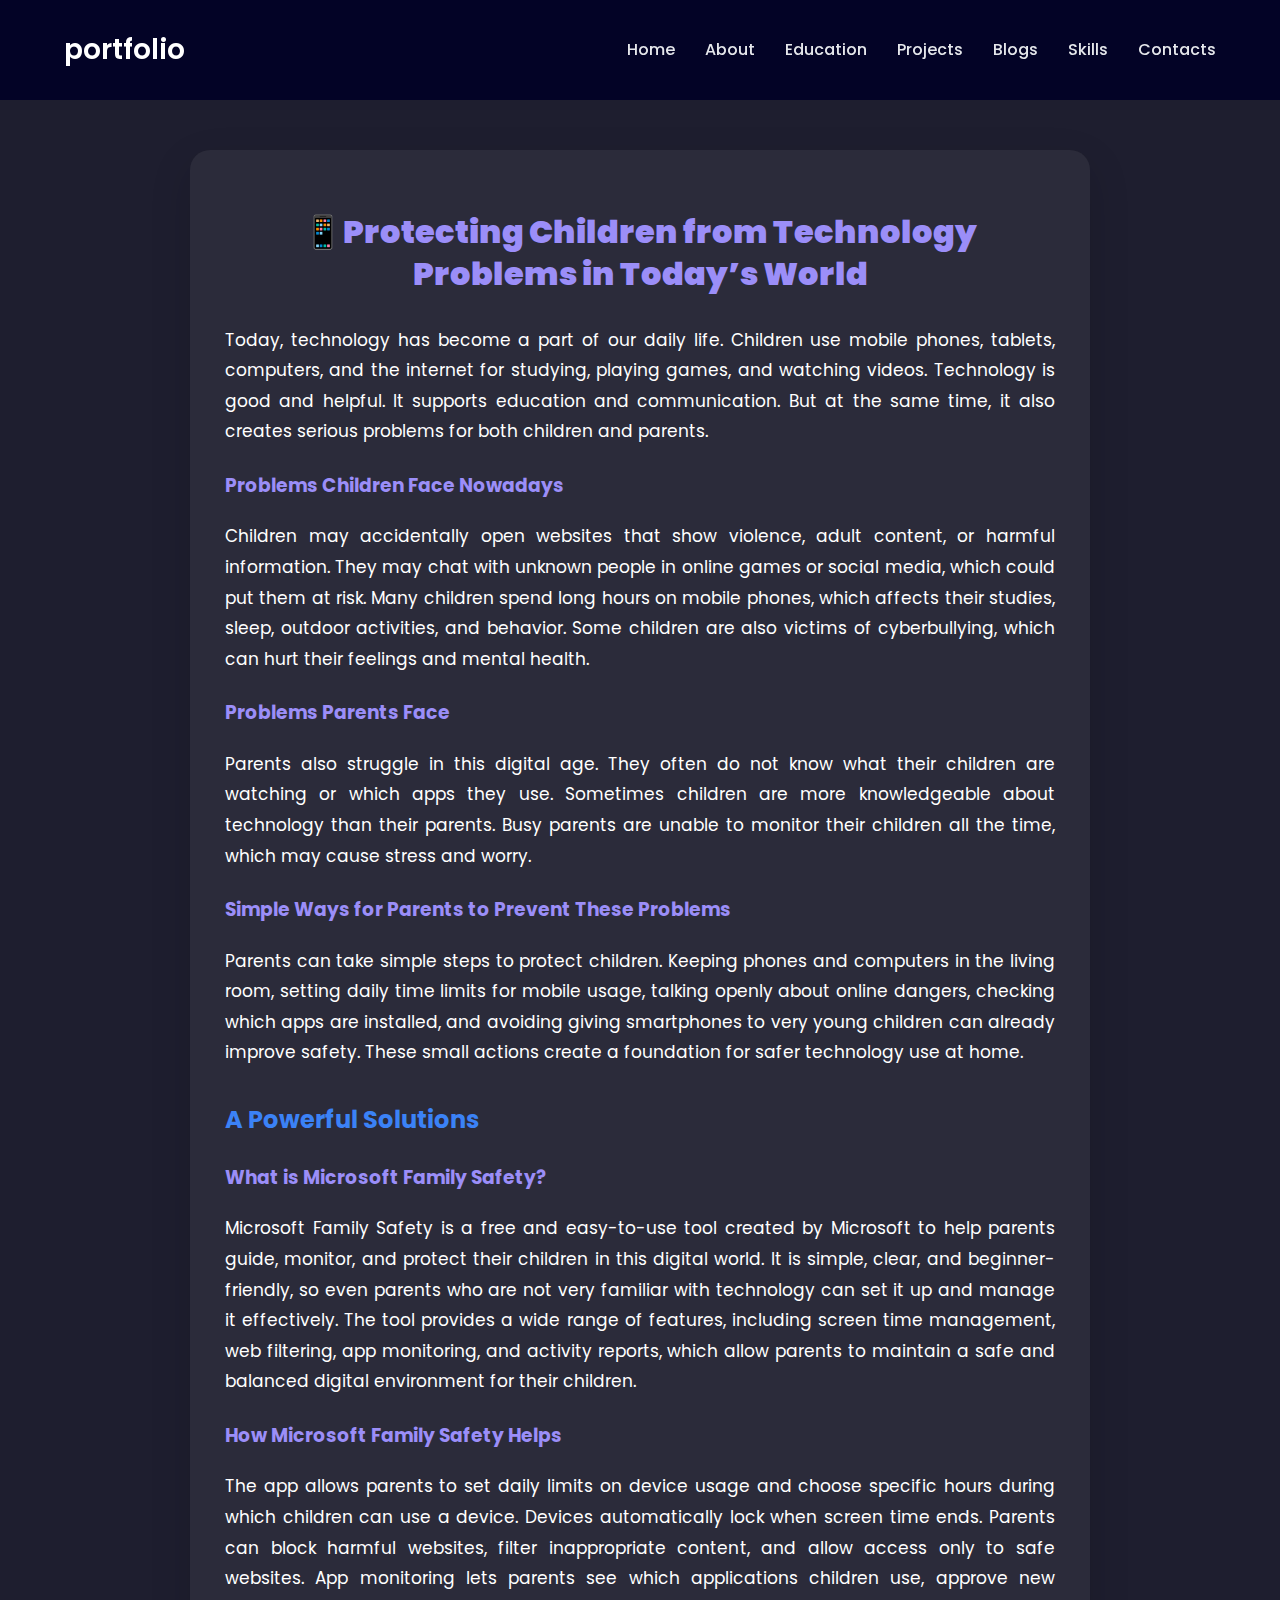
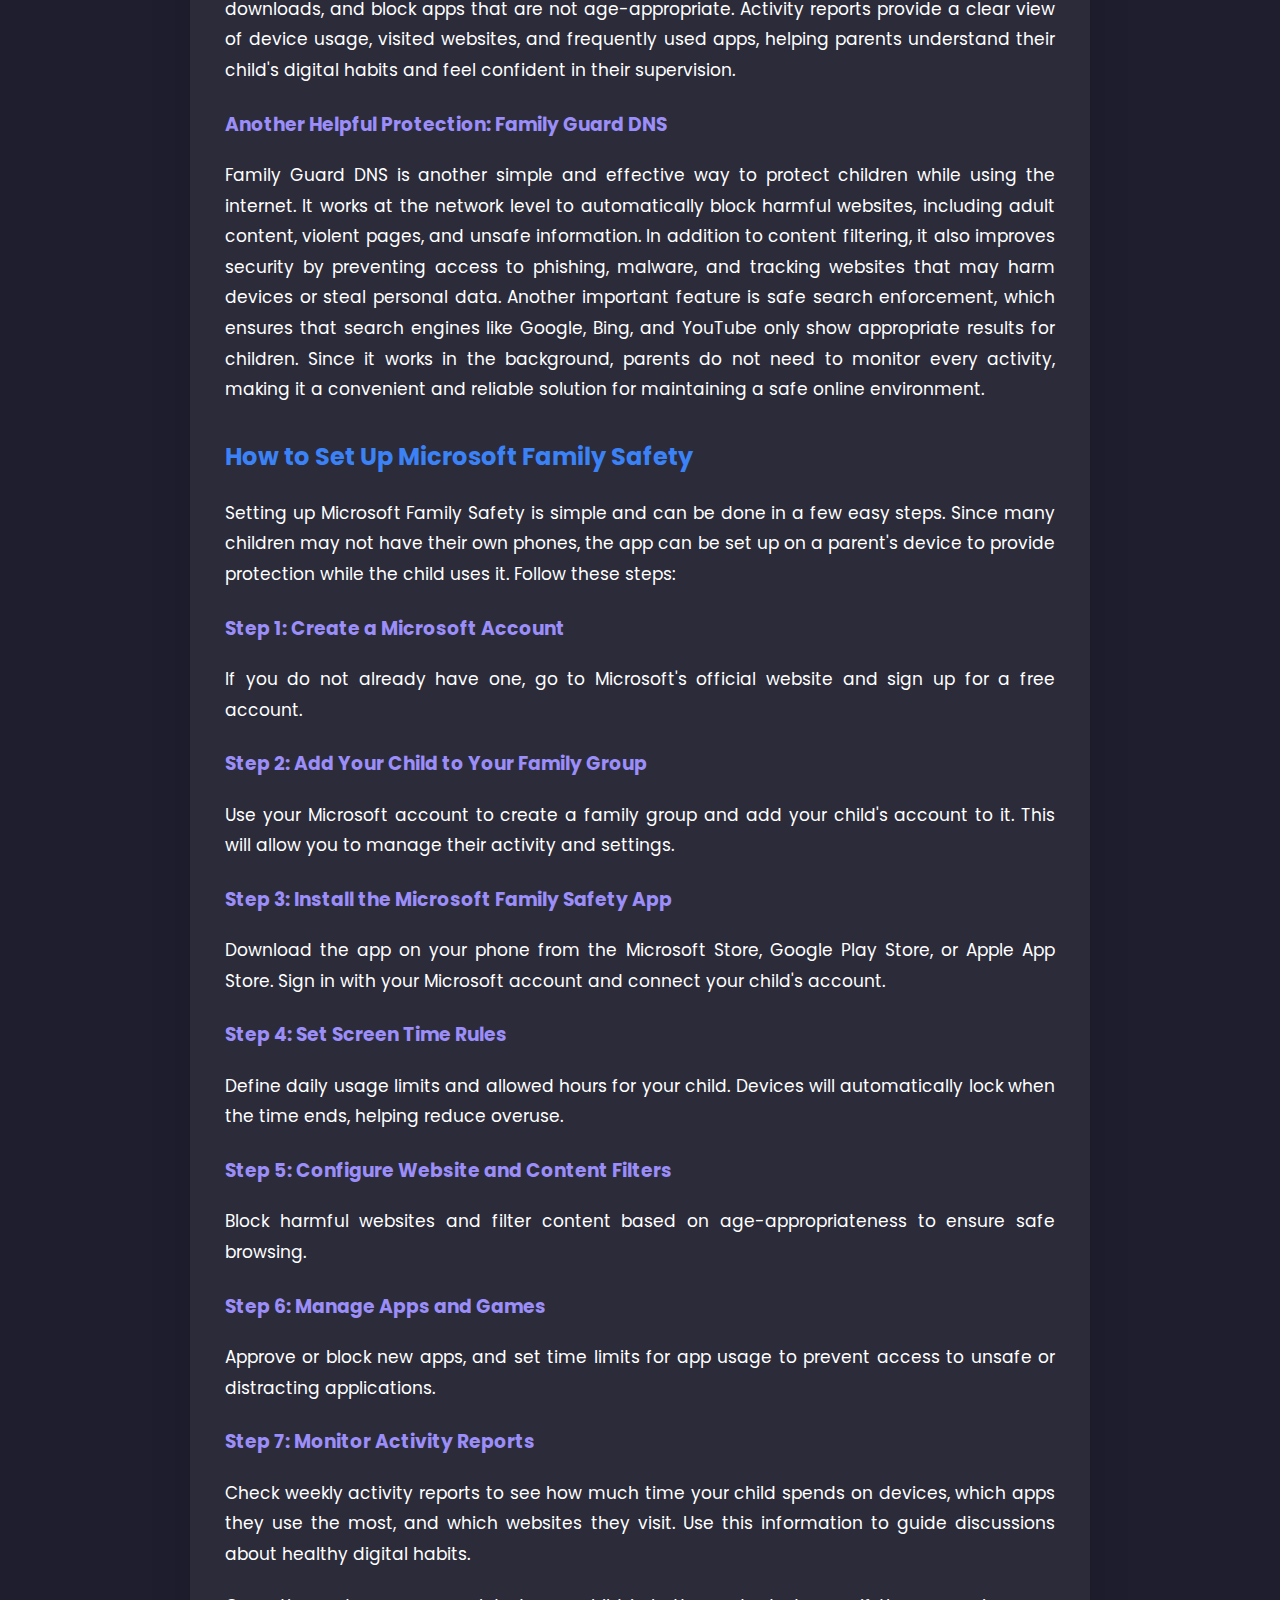
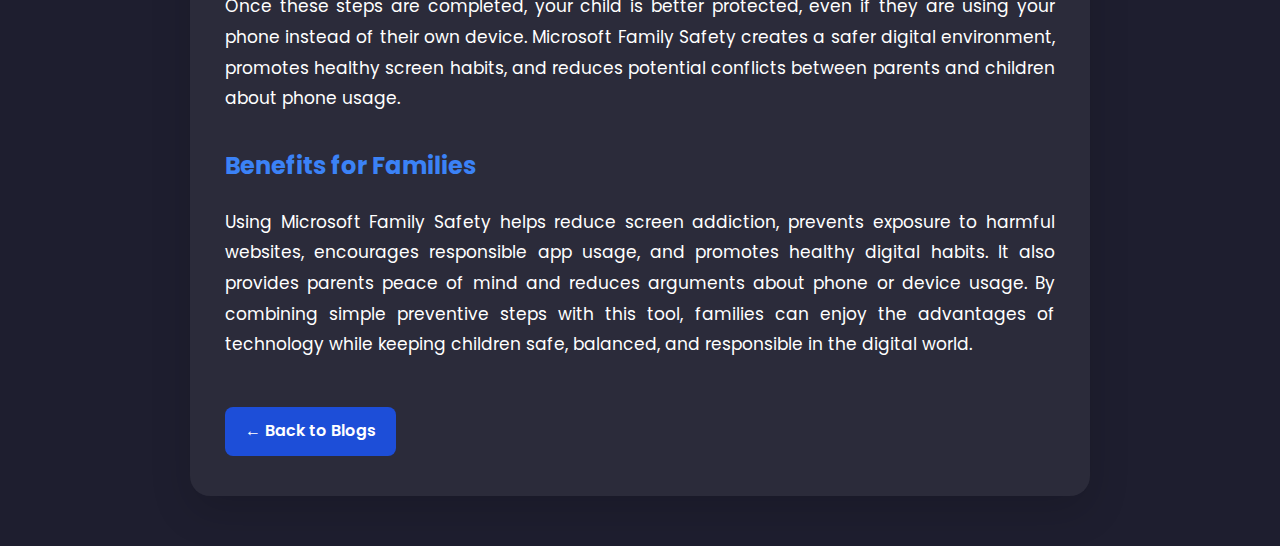
<file: blog1.html>
<!DOCTYPE html>
<html lang="en">
<head>
  <meta charset="UTF-8">
  <meta name="viewport" content="width=device-width, initial-scale=1.0">
  <title>Protecting Children from Technology</title>
  <link rel="stylesheet" href="blog1.css">
  <link href="https://fonts.googleapis.com/css2?family=Poppins:wght@400;600&display=swap" rel="stylesheet">
</head>
<body>

<nav>
  <h1>portfolio</h1>
  <ul class="navul" id="navMenu">
    <li><a href="index.html#home" class="navlink">Home</a></li>
    <li><a href="index.html#about" class="navlink">About</a></li>
    <li><a href="index.html#education" class="navlink">Education</a></li>
    <li><a href="index.html#projects" class="navlink">Projects</a></li>
    <li><a href="index.html#blogs" class="navlink">Blogs</a></li>
    <li><a href="index.html#skills" class="navlink">Skills</a></li>
    <li><a href="index.html#Contacts" class="navlink">Contacts</a></li>
  </ul>
  <div class="menu-toggle" id="menuToggle">
    <span></span>
    <span></span>
    <span></span>
  </div>
</nav>

<section class="blog-page">
  <h1>📱<strong style="color: #9b8ef8;">Protecting Children from Technology Problems in Today’s World</strong></h1>

    <div class="blog-content">
    <!-- Introduction Section -->
    <p>Today, technology has become a part of our daily life. Children use mobile phones, tablets, computers, and the internet for studying, playing games, and watching videos. Technology is good and helpful. It supports education and communication. But at the same time, it also creates serious problems for both children and parents.</p>

    <!-- Understanding the Problem Section -->
    <!-- <h2 style="color: #3b82f6; margin-top: 30px;">Understanding the Problem</h2> -->
    
    <h3 style="color: #9b8ef8;">Problems Children Face Nowadays</h3>
    <p>Children may accidentally open websites that show violence, adult content, or harmful information. They may chat with unknown people in online games or social media, which could put them at risk. Many children spend long hours on mobile phones, which affects their studies, sleep, outdoor activities, and behavior. Some children are also victims of cyberbullying, which can hurt their feelings and mental health.</p>

    <h3 style="color: #9b8ef8;">Problems Parents Face</h3>
    <p>Parents also struggle in this digital age. They often do not know what their children are watching or which apps they use. Sometimes children are more knowledgeable about technology than their parents. Busy parents are unable to monitor their children all the time, which may cause stress and worry.</p>

    <!-- Solutions Section -->
    <!-- <h2 style="color: #3b82f6; margin-top: 30px;">Solutions for Child Safety</h2> -->
    
    <h3 style="color: #9b8ef8;">Simple Ways for Parents to Prevent These Problems</h3>
    <p>Parents can take simple steps to protect children. Keeping phones and computers in the living room, setting daily time limits for mobile usage, talking openly about online dangers, checking which apps are installed, and avoiding giving smartphones to very young children can already improve safety. These small actions create a foundation for safer technology use at home.</p>

    <!-- Microsoft Family Safety Section -->
    <h2 style="color: #3b82f6; margin-top: 30px;">A Powerful Solutions</h2>
    
    <h3 style="color: #9b8ef8;">What is Microsoft Family Safety?</h3>
    <p>Microsoft Family Safety is a free and easy-to-use tool created by Microsoft to help parents guide, monitor, and protect their children in this digital world. It is simple, clear, and beginner-friendly, so even parents who are not very familiar with technology can set it up and manage it effectively. The tool provides a wide range of features, including screen time management, web filtering, app monitoring, and activity reports, which allow parents to maintain a safe and balanced digital environment for their children.</p>

    <h3 style="color: #9b8ef8;">How Microsoft Family Safety Helps</h3>
    <p>The app allows parents to set daily limits on device usage and choose specific hours during which children can use a device. Devices automatically lock when screen time ends. Parents can block harmful websites, filter inappropriate content, and allow access only to safe websites. App monitoring lets parents see which applications children use, approve new downloads, and block apps that are not age-appropriate. Activity reports provide a clear view of device usage, visited websites, and frequently used apps, helping parents understand their child's digital habits and feel confident in their supervision.</p>

    <h3 style="color: #9b8ef8;">Another Helpful Protection: Family Guard DNS</h3>
    <p>Family Guard DNS is another simple and effective way to protect children while using the internet. It works at the network level to automatically block harmful websites, including adult content, violent pages, and unsafe information. In addition to content filtering, it also improves security by preventing access to phishing, malware, and tracking websites that may harm devices or steal personal data. Another important feature is safe search enforcement, which ensures that search engines like Google, Bing, and YouTube only show appropriate results for children. Since it works in the background, parents do not need to monitor every activity, making it a convenient and reliable solution for maintaining a safe online environment.</p>

    <!-- Setup Section -->
    <h2 style="color: #3b82f6; margin-top: 30px;">How to Set Up Microsoft Family Safety</h2>
    <p>Setting up Microsoft Family Safety is simple and can be done in a few easy steps. Since many children may not have their own phones, the app can be set up on a parent's device to provide protection while the child uses it. Follow these steps:</p>

    <h3 style="color: #9b8ef8;">Step 1: Create a Microsoft Account</h3>
    <p>If you do not already have one, go to Microsoft's official website and sign up for a free account.</p>

    <h3 style="color: #9b8ef8;">Step 2: Add Your Child to Your Family Group</h3>
    <p>Use your Microsoft account to create a family group and add your child's account to it. This will allow you to manage their activity and settings.</p>

    <h3 style="color: #9b8ef8;">Step 3: Install the Microsoft Family Safety App</h3>
    <p>Download the app on your phone from the Microsoft Store, Google Play Store, or Apple App Store. Sign in with your Microsoft account and connect your child's account.</p>

    <h3 style="color: #9b8ef8;">Step 4: Set Screen Time Rules</h3>
    <p>Define daily usage limits and allowed hours for your child. Devices will automatically lock when the time ends, helping reduce overuse.</p>

    <h3 style="color: #9b8ef8;">Step 5: Configure Website and Content Filters</h3>
    <p>Block harmful websites and filter content based on age-appropriateness to ensure safe browsing.</p>

    <h3 style="color: #9b8ef8;">Step 6: Manage Apps and Games</h3>
    <p>Approve or block new apps, and set time limits for app usage to prevent access to unsafe or distracting applications.</p>

    <h3 style="color: #9b8ef8;">Step 7: Monitor Activity Reports</h3>
    <p>Check weekly activity reports to see how much time your child spends on devices, which apps they use the most, and which websites they visit. Use this information to guide discussions about healthy digital habits.</p>

    <p>Once these steps are completed, your child is better protected, even if they are using your phone instead of their own device. Microsoft Family Safety creates a safer digital environment, promotes healthy screen habits, and reduces potential conflicts between parents and children about phone usage.</p>

    <!-- Benefits Section -->
    <h2 style="color: #3b82f6; margin-top: 30px;">Benefits for Families</h2>
    <p>Using Microsoft Family Safety helps reduce screen addiction, prevents exposure to harmful websites, encourages responsible app usage, and promotes healthy digital habits. It also provides parents peace of mind and reduces arguments about phone or device usage. By combining simple preventive steps with this tool, families can enjoy the advantages of technology while keeping children safe, balanced, and responsible in the digital world.</p>

    <a href="index.html#blogs" class="read-btn">← Back to Blogs</a>
  </div>
</section>

<script>
  const menuToggle = document.getElementById('menuToggle');
  const navMenu = document.getElementById('navMenu');

  menuToggle.addEventListener('click', function () {
    menuToggle.classList.toggle('open');
    navMenu.classList.toggle('active');
  });

  document.querySelectorAll('.navlink').forEach(function (link) {
    link.addEventListener('click', function () {
      menuToggle.classList.remove('open');
      navMenu.classList.remove('active');
    });
  });
</script>

</body>
</html>
</file>
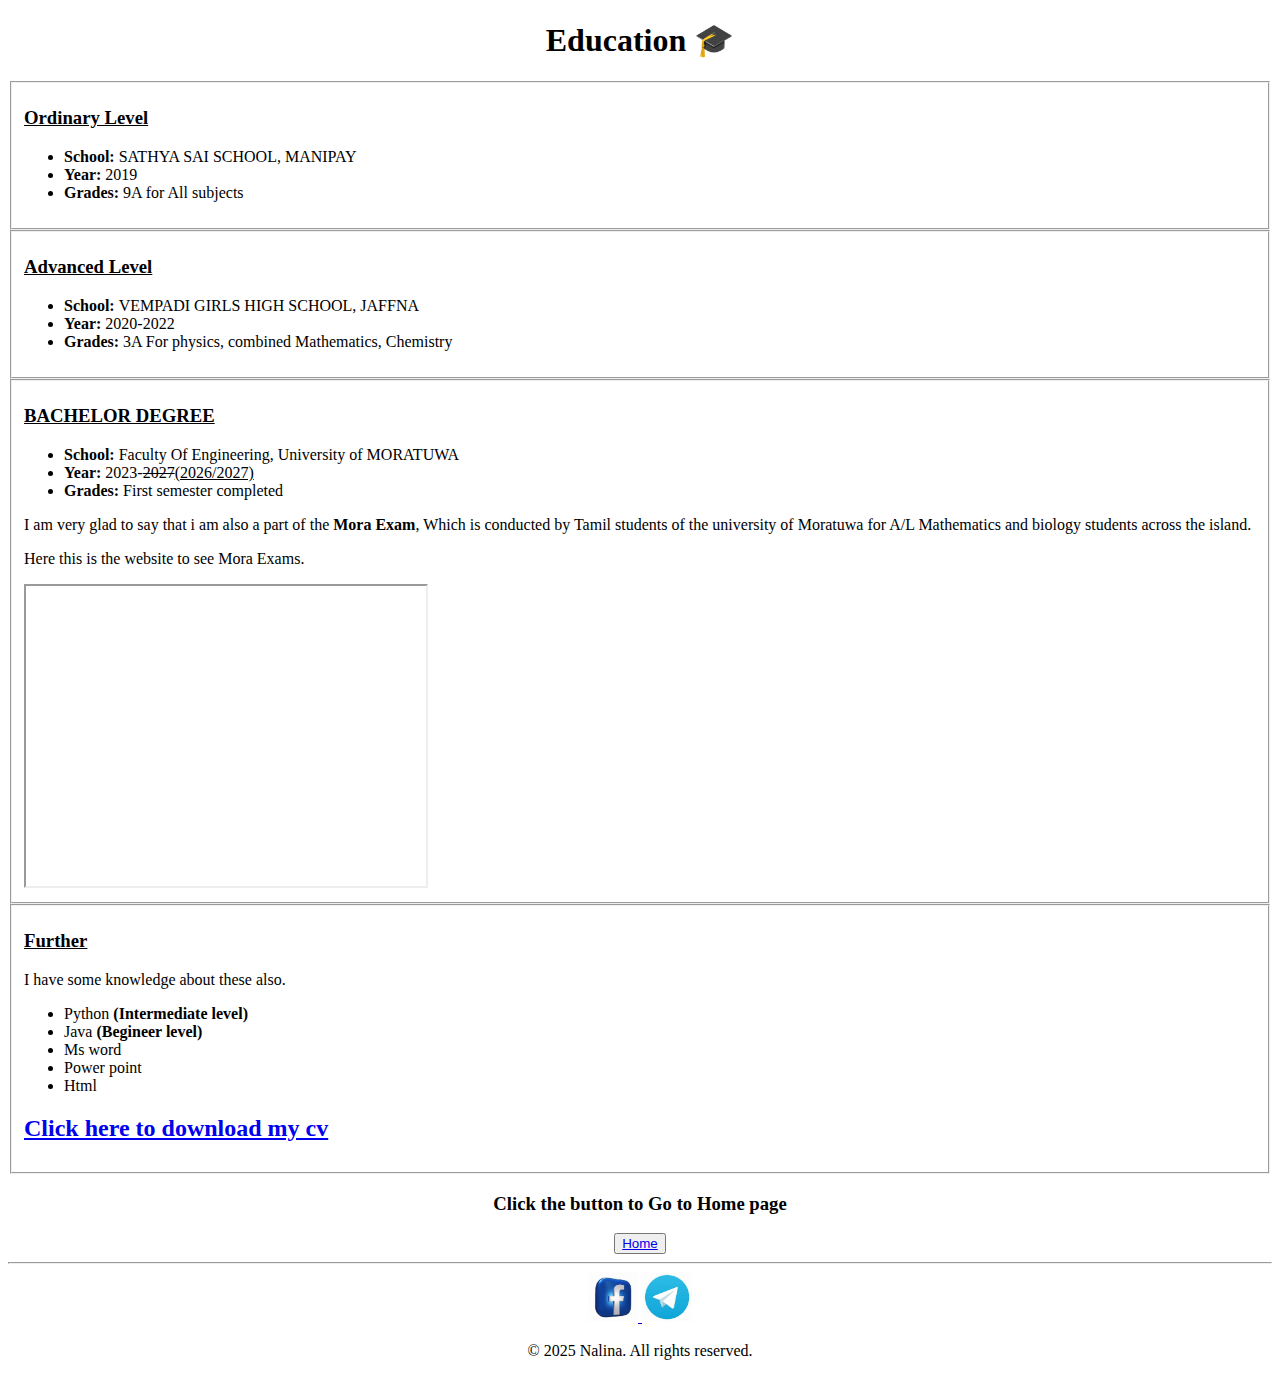
<file: studies.html>
<!DOCTYPE html>
<html lang="en">
<head>
    <meta charset="UTF-8">
    <meta name="viewport" content="width=device-width, initial-scale=1.0">
    <title>Education</title>
    <link rel="icon" href="copy.jpg">
</head>
<body>
    <center>
        <h1>Education 🎓</h1>
    </center>

    <section>
        <fieldset>
            <h3><u>Ordinary Level</u></h3>
            <ul>
                <li><strong>School: </strong> SATHYA SAI SCHOOL, MANIPAY</li>
                <li><strong>Year: </strong>2019</li>
                <li><strong>Grades: </strong>9A for All subjects</li>
            </ul>
        </fieldset>
    </section>

    <section>
        <fieldset>
            <h3><u>Advanced Level</u></h3>
            <ul>
                <li><strong>School: </strong> VEMPADI GIRLS HIGH SCHOOL, JAFFNA</li>
                <li><strong>Year: </strong>2020-2022</li>
                <li><strong>Grades: </strong>3A For physics, combined Mathematics, Chemistry</li>
            </ul>
        </fieldset>
    </section>

    <section>
        <fieldset>
            <h3><u>BACHELOR DEGREE</u></h3>
            <ul>
                <li><strong>School: </strong> Faculty Of Engineering, University of MORATUWA</li>
                <li><strong>Year: </strong>2023-<del>2027</del><ins>(2026/2027)</ins></li>
                <li><strong>Grades: </strong>First semester completed</li>
            </ul>

            <p>I am very glad to say that i am also a part of the <strong> Mora Exam</strong>, Which is conducted by Tamil students of the university of Moratuwa for A/L Mathematics and biology students across the island.</p>
            <p>Here this is the website to see Mora Exams.</p>

            <iframe src="https://moraexams.org/en/" height="300px" width="400px"></iframe>
            
            
        </fieldset>
    </section>

    <section>
        <fieldset>
            <h3>
                <u>Further</u>
            </h3>
            <p>I have some knowledge about these also.</p>
            <ul>
                <li>Python <strong>(Intermediate level)</strong></li>
                <li>Java <strong>(Begineer level)</strong></li>
                <li>Ms word</li>
                <li>Power point</li>
                <li>Html</li>
            </ul>

            <a href="cv.pdf" download="cv.pdf"><h2>Click here to download my cv</h2></a>
        </fieldset>
    </section>
    <center>
    <h3>Click the button to Go to Home page</h3>
    <button><a href="index.html">Home</a></button>
    <br>
    <hr>
    <a href="https://web.facebook.com/people/Nalina-Genkeswaran/pfbid0otc8ju1eDsE33WyHaQQMA5CpERWQP6gSXYdroPPRRRf6Lu69ScAqJBKS1QpxEKwTl/" target="_blank">
        <img src="fbimg.jpg" width="50px" height="50px" alt="facebook iamge">
    </a>
    <a href="https://t.me/Nalina1007" target="_blank">
        <img src="telegramimg.jpg" alt="telegram image" height="50px" width="50px">
    </a>
    
    <footer>
        <p>&copy; 2025 Nalina. All rights reserved.</p>
        
    </footer>
</center>


</body>
</html>
</file>
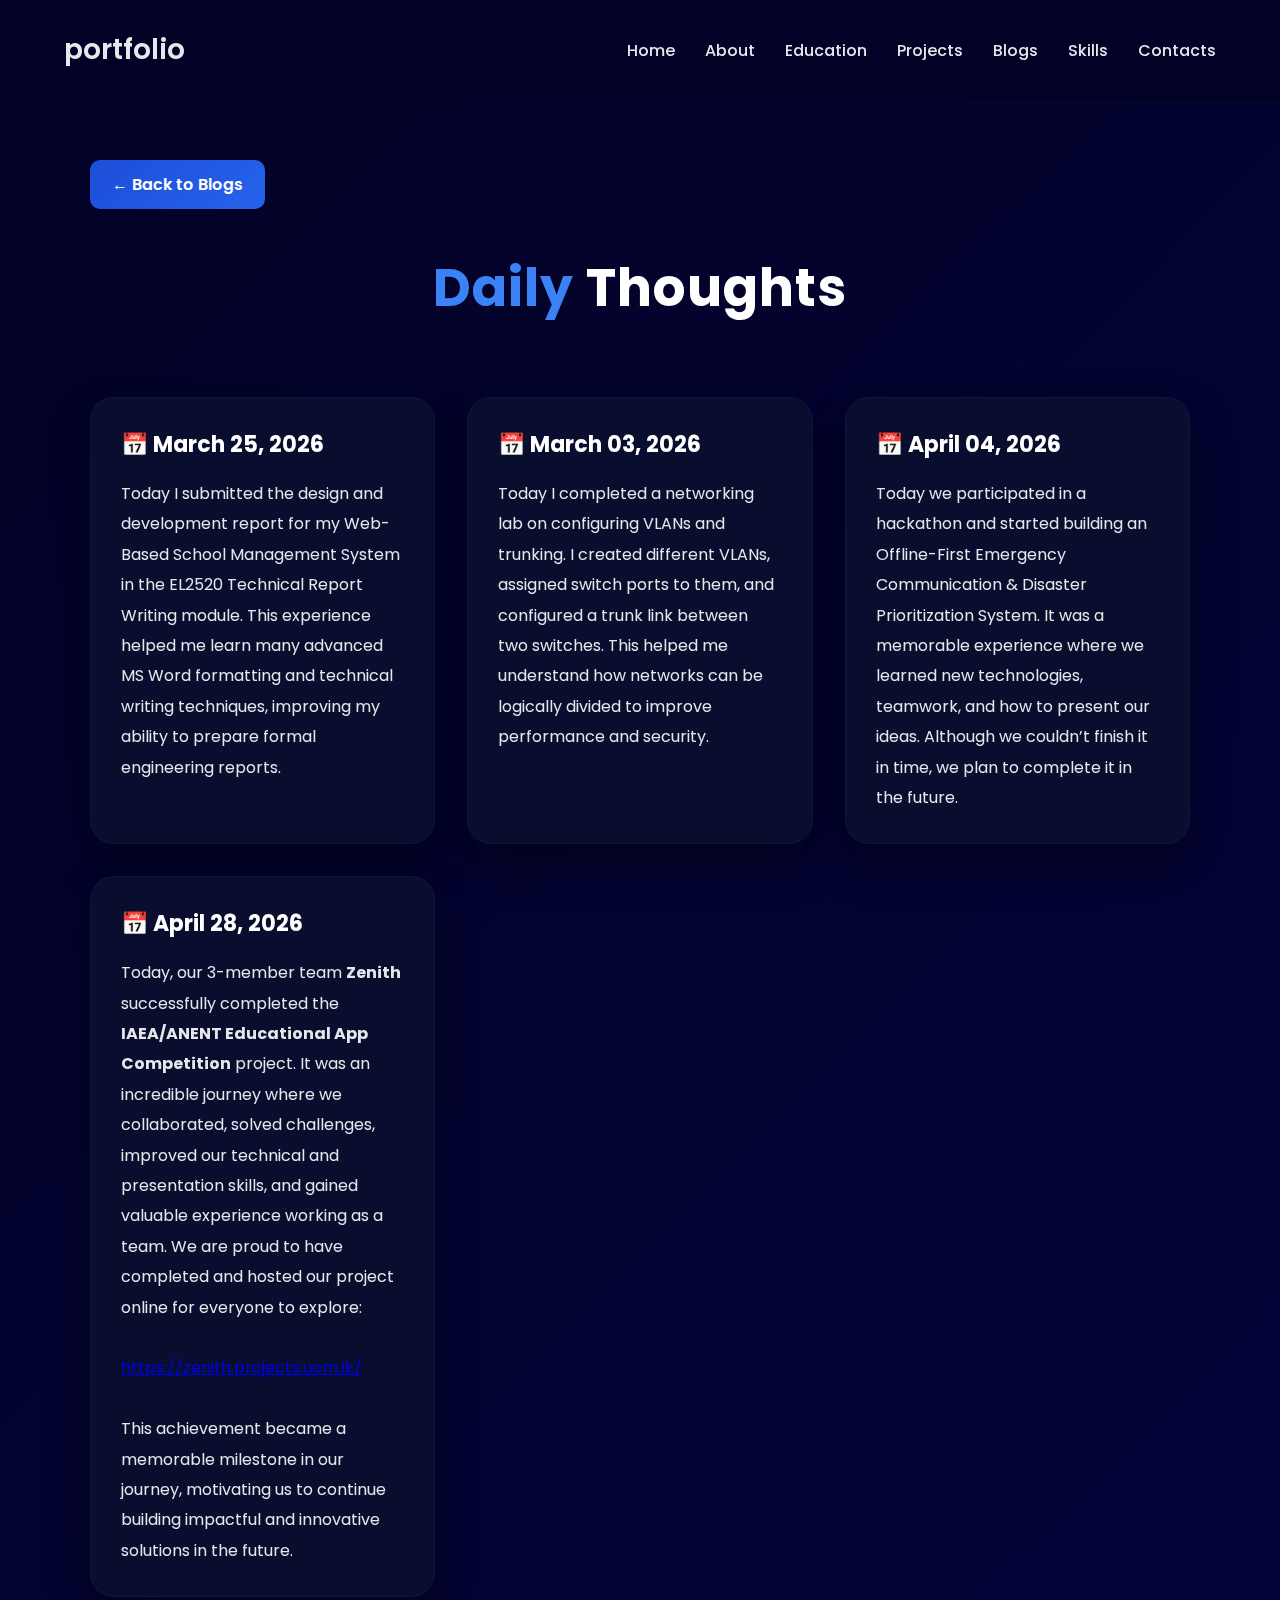
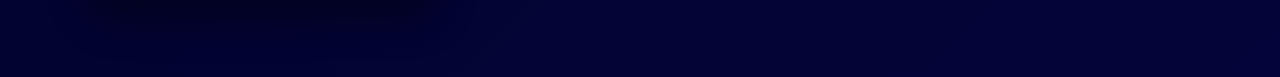
<file: thoughts.html>
<!DOCTYPE html>
<html>
<head>
  <meta charset="UTF-8">
  <meta name="viewport" content="width=device-width, initial-scale=1.0">
  <title>Daily Thoughts | Nalina</title>
  <link rel="stylesheet" href="thoughts.css">
  <link href="https://fonts.googleapis.com/css2?family=Poppins:wght@400;600&display=swap" rel="stylesheet">
</head>
<body>

<nav>
  <h1>portfolio</h1>
  <ul class="navul" id="navMenu">
    <li><a href="index.html#home" class="navlink">Home</a></li>
    <li><a href="index.html#about" class="navlink">About</a></li>
    <li><a href="index.html#education" class="navlink">Education</a></li>
    <li><a href="index.html#projects" class="navlink">Projects</a></li>
    <li><a href="index.html#blogs" class="navlink">Blogs</a></li>
    <li><a href="index.html#skills" class="navlink">Skills</a></li>
    <li><a href="index.html#Contacts" class="navlink">Contacts</a></li>
  </ul>
  <div class="menu-toggle" id="menuToggle">
    <span></span>
    <span></span>
    <span></span>
  </div>
</nav>


 


<section class="thought-main-section">
    <a href="index.html#blogs" class="read-btn">← Back to Blogs</a>

  <h1 class="thought-heading">
    <span class="primary">Daily</span>
    <span class="light">Thoughts</span>
  </h1>

  <div class="thought-grid-wrapper">

    <div class="thought-note-card">
      <h2 class="thought-note-title">📅 March 25, 2026</h2>
      <p class="thought-note-text">
        Today I submitted the design and development report for my Web-Based School Management System in the EL2520 Technical Report Writing module. This experience helped me learn many advanced MS Word formatting and technical writing techniques, improving my ability to prepare formal engineering reports.
      </p>
    </div>

  <div class="thought-note-card">
      <h2 class="thought-note-title">📅 March 03, 2026</h2>
      <p class="thought-note-text">
        Today I completed a networking lab on configuring VLANs and trunking. I created different VLANs, assigned switch ports to them, and configured a trunk link between two switches.
        This helped me understand how networks can be logically divided to improve performance and security.
      </p>
    </div>
   <div class="thought-note-card">
  <h2 class="thought-note-title">📅 April 04, 2026</h2>
  <p class="thought-note-text">
    Today we participated in a hackathon and started building an Offline-First Emergency Communication & Disaster Prioritization System. 
    It was a memorable experience where we learned new technologies, teamwork, and how to present our ideas. 
    Although we couldn’t finish it in time, we plan to complete it in the future.
  </p>
</div>

<div class="thought-note-card">
  <h2 class="thought-note-title">📅 April 28, 2026</h2>
  
  <p class="thought-note-text">
    Today, our 3-member team <strong>Zenith</strong> successfully completed the 
    <strong>IAEA/ANENT Educational App Competition</strong> project. 
    
    It was an incredible journey where we collaborated, solved challenges, 
    improved our technical and presentation skills, and gained valuable experience 
    working as a team. 
    
    We are proud to have completed and hosted our project online for everyone to explore:
    
    <br><br>
    
    <a href="https://zenith.projects.uom.lk/" target="_blank">
      https://zenith.projects.uom.lk/
    </a>
    
    <br><br>
    
    This achievement became a memorable milestone in our journey, motivating us 
    to continue building impactful and innovative solutions in the future.
  </p>
</div>
    </div> 
    

  </div>

</section>

<script>
  const menuToggle = document.getElementById('menuToggle');
  const navMenu = document.getElementById('navMenu');

  menuToggle.addEventListener('click', function () {
    menuToggle.classList.toggle('open');
    navMenu.classList.toggle('active');
  });

  document.querySelectorAll('.navlink').forEach(function (link) {
    link.addEventListener('click', function () {
      menuToggle.classList.remove('open');
      navMenu.classList.remove('active');
    });
  });
</script>

</body>
</html>
</file>
<file: blog1.css>
/* General Body */
* {
  box-sizing: border-box;
}

body {
  font-family: 'Poppins', sans-serif;
  background: #1e1e2f;
  color: white ;
  line-height: 1.8;
  margin: 0;
  padding: 0;
  padding-top: 100px;
}

nav {
  position: fixed;
  top: 0;
  left: 0;
  width: 100%;
  box-sizing: border-box;
  height: 100px;
  z-index: 1000;
  background: rgba(2, 2, 38, 0.95);
  backdrop-filter: blur(8px);
  display: flex;
  justify-content: space-between;
  align-items: center;
  padding: 0 5%;
}

nav h1 {
  font-size: 28px;
  font-weight: 600;
  margin: 0;
}

.navul {
  list-style: none;
  display: flex;
  gap: 30px;
  margin: 0;
  padding: 0;
}

.navlink {
  color: #e5e7eb;
  text-decoration: none;
  font-weight: 500;
  transition: color 0.3s ease;
}

.navlink:hover {
  color: #3b82f6;
}

.menu-toggle {
  display: none;
}

@media (max-width: 768px) {
  .menu-toggle {
    display: flex;
    width: 30px;
    height: 25px;
    margin-left: auto;
    flex-direction: column;
    justify-content: space-between;
    cursor: pointer;
    z-index: 1001;
  }

  .menu-toggle span {
    display: block;
    height: 3px;
    width: 100%;
    background-color: white;
    border-radius: 3px;
    transition: all 0.3s ease;
  }

  .menu-toggle.open span:nth-child(1) {
    transform: rotate(45deg) translate(7px, 7px);
  }

  .menu-toggle.open span:nth-child(2) {
    opacity: 0;
  }

  .menu-toggle.open span:nth-child(3) {
    transform: rotate(-45deg) translate(7px, -7px);
  }

  nav {
    height: 80px;
    padding: 0 20px;
  }

  .navul {
    position: fixed;
    top: 80px;
    right: -100%;
    width: 100%;
    height: calc(100vh - 80px);
    background: rgba(2, 2, 38, 0.98);
    flex-direction: column;
    align-items: center;
    justify-content: center;
    gap: 25px;
    padding: 20px;
    overflow-y: auto;
    transition: right 0.4s ease;
  }

  .navul.active {
    right: 0;
  }

  .navlink {
    font-size: 18px;
  }

  body {
    padding-top: 80px;
  }
}

@media screen and (max-width: 480px) {
  nav h1 {
    font-size: 22px;
  }

  .navul {
    justify-content: flex-start;
    gap: 18px;
    padding-top: 40px;
  }

  .navlink {
    font-size: 17px;
  }
}

/* Blog Container */
.blog-page {
  width: 90%;
  max-width: 900px;
  margin: 50px auto;
  padding: 40px 35px;
  background-color: #2b2b3a;
  border-radius: 20px;
  box-shadow: 0 15px 40px rgba(0,0,0,0.15);
  transition: transform 0.3s ease, box-shadow 0.3s ease;
  color: white;
}

.blog-page:hover {
  transform: translateY(-5px);
  box-shadow: 0 25px 50px rgba(0,0,0,0.2);
}

/* Heading */
.blog-page h1 {
  font-size: 32px;
  margin-bottom: 30px;
  color: #1d4ed8; /* deep blue */
  text-align: center;
  line-height: 1.3;
}

/* Paragraphs */
.blog-content p {
  font-size: 17px;
  color: white;
  text-align: justify;
  margin-bottom: 22px;
}

/* Highlighted strong text */
.blog-content strong {
  color: #1d4ed8;
  font-weight: 600;
}

/* Ordered Lists */
.blog-content ol {
  margin: 20px 0 30px 20px;
  padding-left: 0;
}

.blog-content ol li {
  margin-bottom: 15px;
  font-size: 16px;
}

/* Back Button */
.read-btn {
  display: inline-block;
  margin-top: 25px;
  padding: 10px 20px;
  background-color: #1d4ed8;
  color: #fff;
  border-radius: 8px;
  font-weight: 600;
  text-decoration: none;
  transition: background-color 0.3s ease, transform 0.2s ease;
}

.read-btn:hover {
  background-color: #2563eb;
  transform: translateY(-2px);
}

/* Responsive */
@media screen and (max-width: 600px) {
  .blog-page {
    padding: 30px 20px;
  }

  .blog-page h1 {
    font-size: 26px;
  }

  .blog-content p {
    font-size: 15px;
  }
}
</file>
<file: thoughts.css>
/* =============================
   DAILY THOUGHTS PREMIUM MODERN UI
============================= */

:root {
  --thought-bg: linear-gradient(135deg, #020226, #04043a);
  --thought-card: rgba(11, 16, 47, 0.85);
  --thought-primary: #3b82f6;
  --thought-text: #e5e7eb;
}

/* Reset */
* {
  margin: 0;
  padding: 0;
  box-sizing: border-box;
}

body {
  background: var(--thought-bg);
  color: var(--thought-text);
  font-family: "Poppins", sans-serif;
  min-height: 100vh;
  padding-top: 100px;
}

/* Navbar */
nav {
  position: fixed;
  top: 0;
  left: 0;
  width: 100%;
  height: 100px;
  padding: 0 5%;
  backdrop-filter: blur(8px);
  background: rgba(2, 2, 38, 0.95);
  z-index: 1000;
  display: flex;
  justify-content: space-between;
  align-items: center;
}

nav h1 {
  font-size: 28px;
  font-weight: 600;
  margin: 0;
}

.navul {
  list-style: none;
  display: flex;
  gap: 30px;
  margin: 0;
  padding: 0;
}

.navlink {
  color: var(--thought-text);
  text-decoration: none;
  font-weight: 500;
  transition: color 0.3s ease;
}

.navlink:hover {
  color: var(--thought-primary);
}

.menu-toggle {
  display: none;
}

@media (max-width: 768px) {
  .menu-toggle {
    display: flex;
    width: 30px;
    height: 25px;
    flex-direction: column;
    justify-content: space-between;
    cursor: pointer;
    z-index: 1001;
  }

  .menu-toggle span {
    display: block;
    height: 3px;
    width: 100%;
    background-color: white;
    border-radius: 3px;
    transition: all 0.3s ease;
  }

  .menu-toggle.open span:nth-child(1) {
    transform: rotate(45deg) translate(7px, 7px);
  }

  .menu-toggle.open span:nth-child(2) {
    opacity: 0;
  }

  .menu-toggle.open span:nth-child(3) {
    transform: rotate(-45deg) translate(7px, -7px);
  }

  nav {
    height: 80px;
    padding: 0 20px;
  }

  .navul {
    position: fixed;
    top: 80px;
    right: -100%;
    width: 100%;
    height: calc(100vh - 80px);
    background: rgba(2, 2, 38, 0.98);
    flex-direction: column;
    align-items: center;
    justify-content: center;
    gap: 25px;
    transition: right 0.4s ease;
  }

  .navul.active {
    right: 0;
  }

  body {
    padding-top: 80px;
  }
}

/* Back Button */
.read-btn {
  padding: 12px 22px;
  background: linear-gradient(135deg, #1d4ed8, #2563eb);
  color: white;
  border-radius: 10px;
  font-weight: 600;
  text-decoration: none;
  transition: 0.3s ease;
  display: inline-block;
  margin-left: 0px;
  margin-bottom: 40px;
  
}

.read-btn:hover {
  transform: translateY(-3px);
  box-shadow: 0 8px 25px rgba(59, 130, 246, 0.35);
}

/* Main Section */
.thought-main-section {
  width: min(92%, 1100px);
  margin: auto;
  padding: 60px 0 80px;
}

/* Heading */
.thought-heading {
  text-align: center;
  font-size: clamp(32px, 6vw, 52px);
  margin-bottom: 70px;
  letter-spacing: 1px;
  margin-top: 0px;
  
}

.thought-heading .primary {
  color: var(--thought-primary);
}

.thought-heading .light {
  color: #ffffff;
}

/* Grid Layout (Modern Feed Style) */
.thought-grid-wrapper {
  display: grid;
  grid-template-columns: repeat(auto-fit, minmax(300px, 1fr));
  gap: 32px;
}

/* Card */
.thought-note-card {
  background: var(--thought-card);
  padding: 30px;
  border-radius: 24px;
  backdrop-filter: blur(10px);
  box-shadow: 0 20px 40px rgba(0, 0, 0, 0.4);
  transition: all 0.4s ease;
  border: 1px solid rgba(59, 130, 246, 0.08);
}

.thought-note-card:hover {
  transform: translateY(-10px) scale(1.02);
  box-shadow: 0 30px 60px rgba(59, 130, 246, 0.25);
}

.thought-note-title {
  font-size: 22px;
  color: white;
  margin-bottom: 18px;
}

.thought-note-text {
  font-size: 16px;
  line-height: 1.9;
  color: var(--thought-text);
}

/* =============================
   RESPONSIVE DESIGN
============================= */

/* Tablet */
@media (max-width: 1024px) {
  .thought-main-section {
    padding: 40px 0 60px;
  }

  .thought-grid-wrapper {
    grid-template-columns: repeat(1, minmax(0, 1fr));
    gap: 24px;
    
  }

  .thought-note-text {
    font-size: 16px;
    line-height: 1.8;
  }

   .read-btn {
    padding: 10px 16px;
    font-size: 15px;
  }
}

/* Mobile & Small Screens (Important Fix) */
@media (max-width: 768px) {
  .read-btn {
    padding: 10px 16px;
    font-size: 15px;
    margin-bottom: 24px;
  }

  /* ⭐ Keep 2-column layout */
  .thought-grid-wrapper {
    grid-template-columns: repeat(1, minmax(0, 1fr));
    gap: 18px;
    
  }

  .thought-note-card {
    padding: 20px;
    border-radius: 18px;
  }

  .thought-note-title {
    font-size: 20px;
  }

  .thought-note-text {
    font-size: 15px;
    line-height: 1.75;
  }

  .thought-main-section {
    padding: 32px 0 50px;
  }
}

/* Very Small Mobile */
@media (max-width: 480px) {
  .thought-heading {
    font-size: 28px;
    margin-bottom: 36px;
  }

  /* Still 2 columns (feed style mobile UI) */
  .thought-grid-wrapper {
    grid-template-columns: repeat(1, 1fr);
  }

  .thought-note-card {
    padding: 20px;
  }

  .thought-note-title {
    font-size: 18px;
  }

  .thought-note-text {
    font-size: 14px;
    line-height: 1.7;
  }

   .read-btn {
    padding: 9px 14px;
    font-size: 14px;
  }
}
</file>
